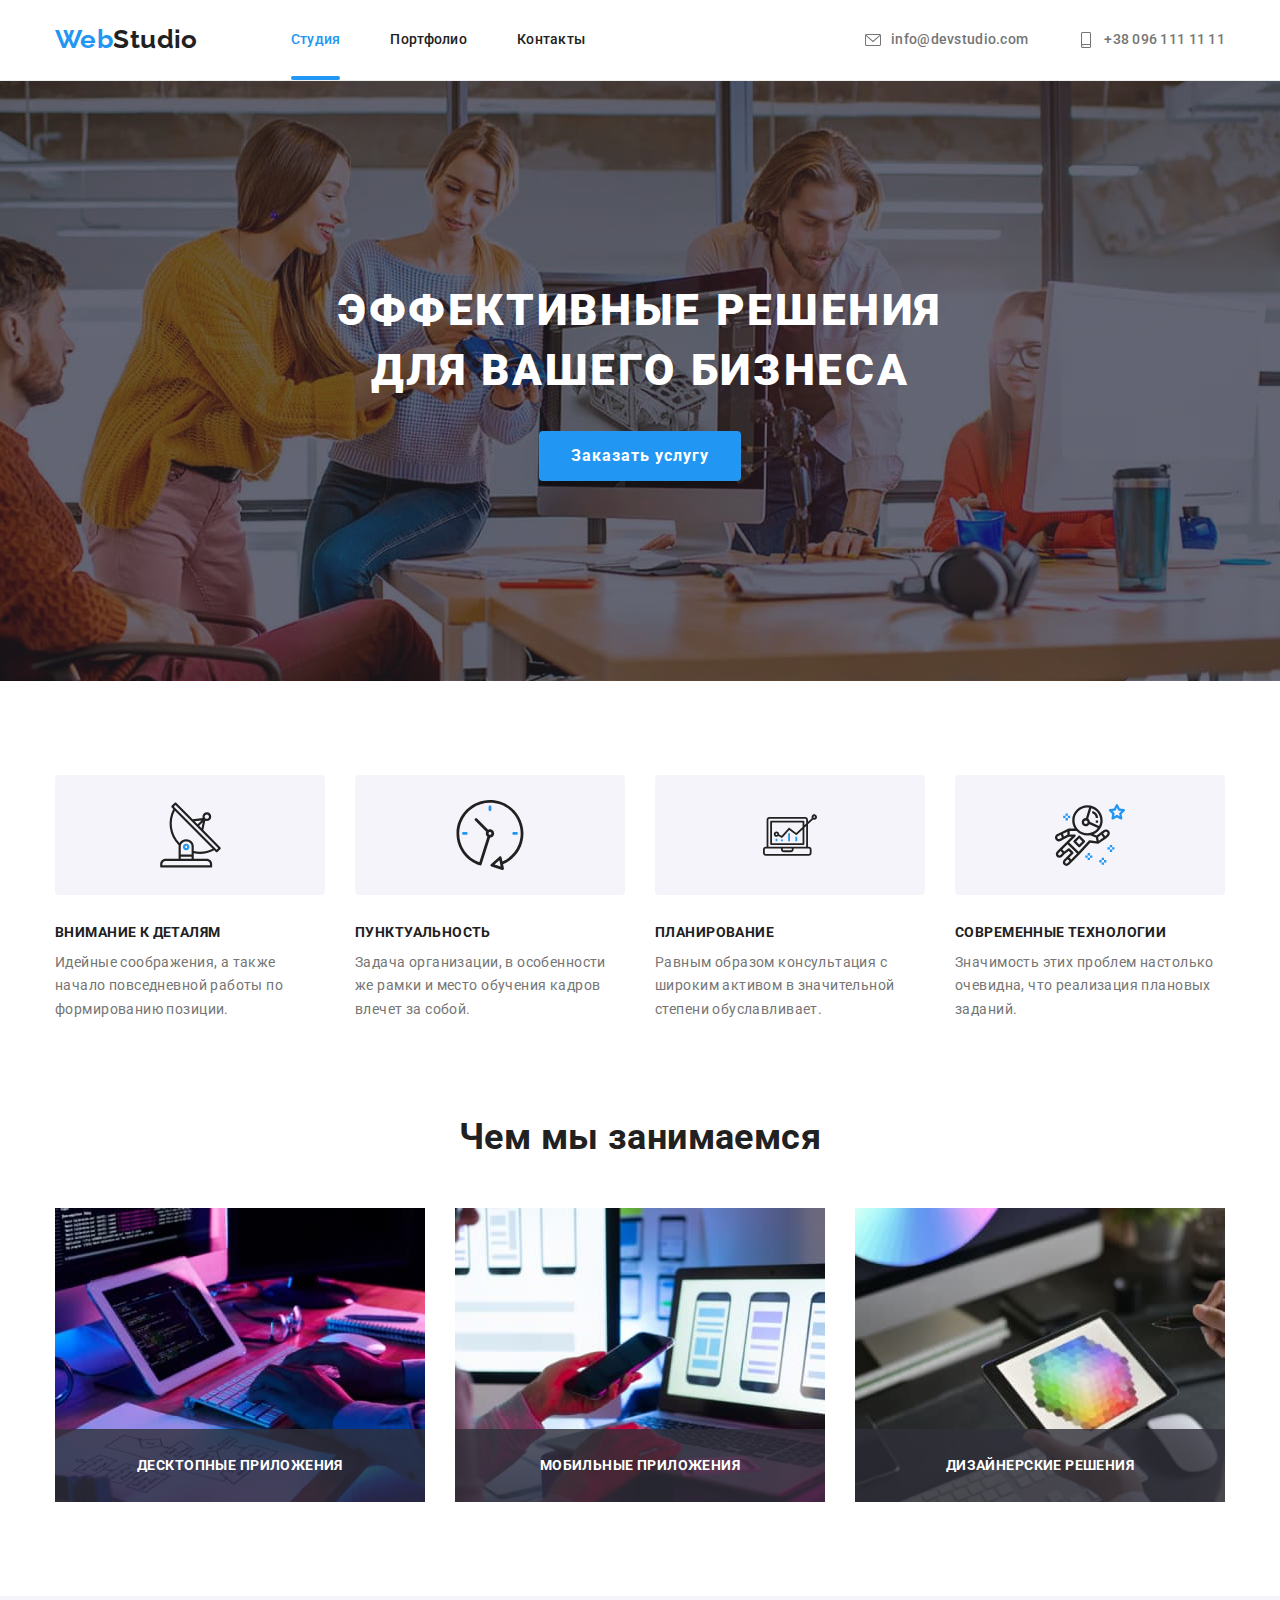
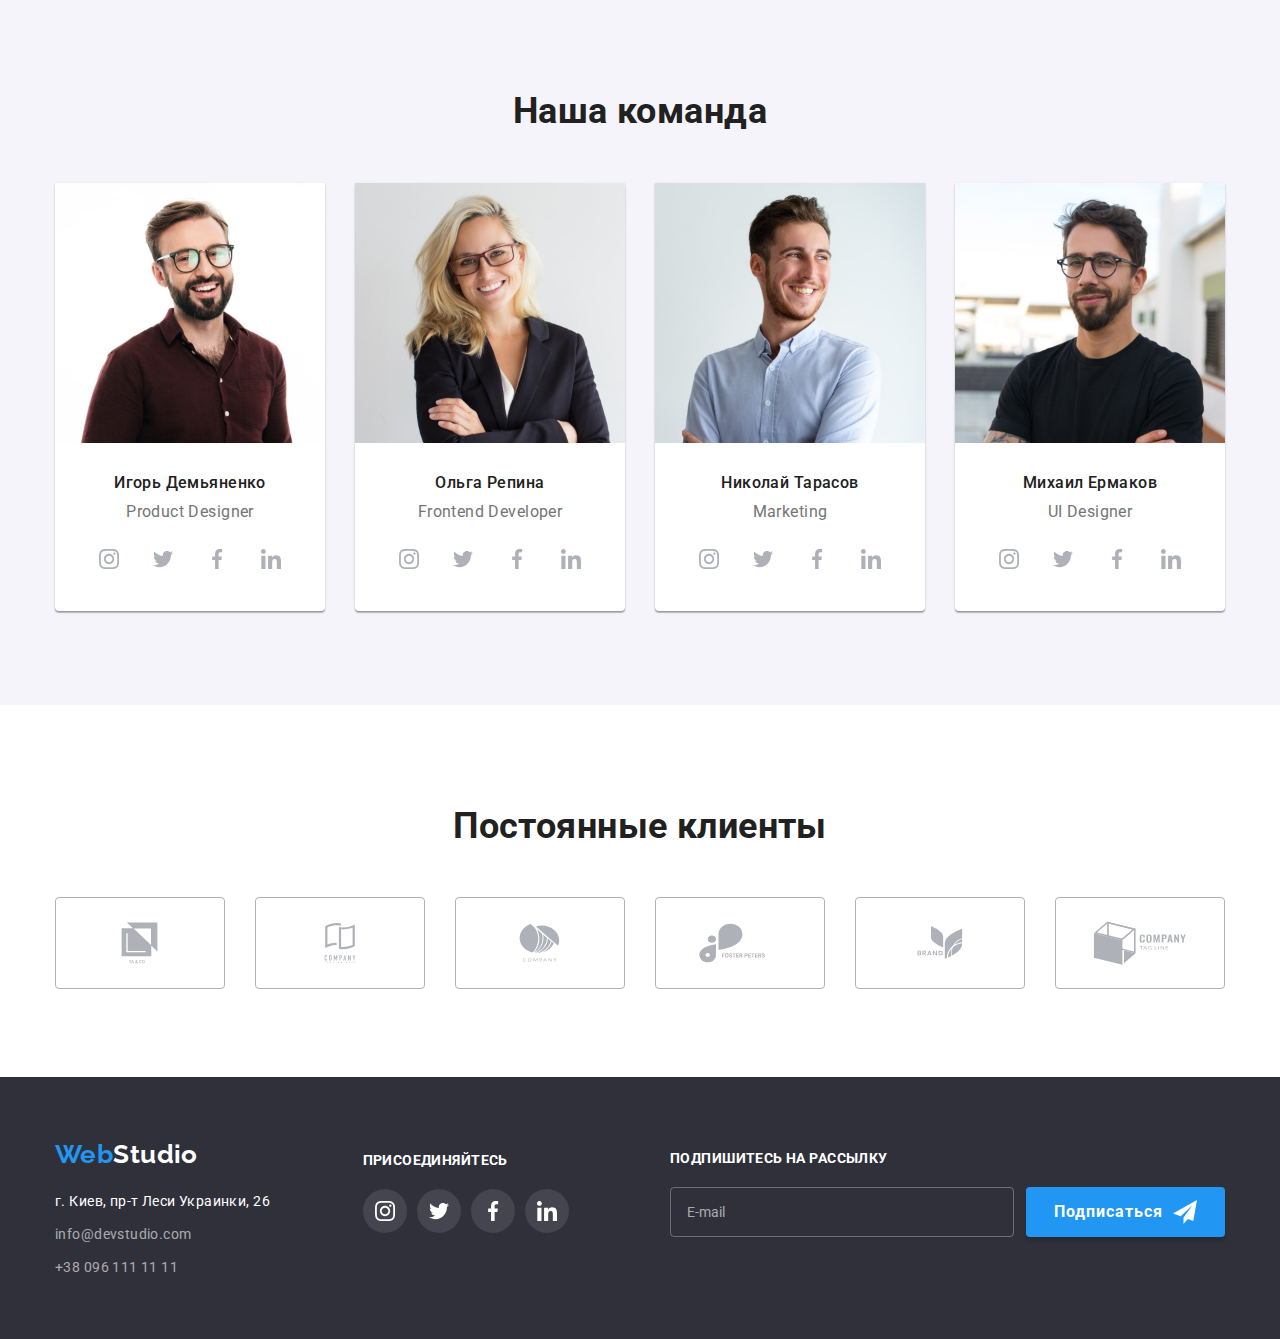
<file: index.html>
<!DOCTYPE html>
<html lang="ru">
  <head>
    <meta charset="UTF-8" />
    <meta http-equiv="X-UA-Compatible" content="IE=edge" />
    <meta name="viewport" content="width=device-width, initial-scale=1.0" />
    <title>WebStudio</title>
    <link rel="preconnect" href="https://fonts.gstatic.com" />
    <link
      href="https://fonts.googleapis.com/css2?family=Raleway:wght@700&family=Roboto:wght@400;500;700;900&display=swap"
      rel="stylesheet"
    />
    <link
      rel="stylesheet"
      href="https://cdnjs.cloudflare.com/ajax/libs/modern-normalize/1.0.0/modern-normalize.min.css"
    />
    <link rel="stylesheet" href="./css/styles.css" />
  </head>

  <body>
    <!-- Верхняя линия -->
    <header class="header">
      <div class="container">
        <nav class="navigation">
          <a href="./index.html" class="logo-primary link">
            <span class="logo-web">Web</span>Studio
          </a>

          <ul class="site-nav list">
            <li class="site-nav-item">
              <a class="site-nav-link link active" href="./index.html"
                >Студия</a
              >
            </li>
            <li class="site-nav-item">
              <a class="site-nav-link link" href="./portfolio.html"
                >Портфолио</a
              >
            </li>
            <li class="site-nav-item">
              <a class="site-nav-link link" href="">Контакты</a>
            </li>
          </ul>
        </nav>

        <ul class="contact-nav list">
          <li class="contact-nav-item">
            <a class="contact-nav-link link" href="mailto:info@devstudio.com">
              <svg class="contact-icon" width="16" height="16">
                <use href="./image/icons.svg#icon-mail"></use>
              </svg>
              info@devstudio.com</a
            >
          </li>
          <li class="contact-nav-item">
            <a class="contact-nav-link link" href="tel:+380961111111">
              <svg class="contact-icon" width="16" height="16">
                <use href="./image/icons.svg#icon-smartphone"></use>
              </svg>
              +38 096 111 11 11</a
            >
          </li>
        </ul>
      </div>
    </header>

    <!-- Основа -->
    <main>
      <!-- Герой -->
      <section class="section hero">
        <h1 class="hero-title">Эффективные решения для вашего бизнеса</h1>
        <button type="button" class="btn-primary btn" data-modal-open>
          Заказать услугу
        </button>
      </section>

      <!-- Особености-->
      <section class="section feature">
        <div class="container">
          <ul class="feature-list list">
            <li class="feature-list-item">
              <div class="feature-items-icon">
                <svg class="feature-icons" width="65" height="70">
                  <use href="./image/icons.svg#icon-antenna"></use>
                </svg>
              </div>
              <h3 class="feature-title suptitle">Внимание к деталям</h3>
              <p class="feature-text">
                Идейные соображения, а также начало повседневной работы по
                формированию позиции.
              </p>
            </li>
            <li class="feature-list-item">
              <div class="feature-items-icon">
                <svg class="feature-icons" width="70" height="70">
                  <use href="./image/icons.svg#icon-clock"></use>
                </svg>
              </div>
              <h3 class="feature-title suptitle">Пунктуальность</h3>
              <p class="feature-text">
                Задача организации, в особенности же рамки и место обучения
                кадров влечет за собой.
              </p>
            </li>
            <li class="feature-list-item">
              <div class="feature-items-icon">
                <svg class="feature-icons" width="70" height="54">
                  <use href="./image/icons.svg#icon-diagram"></use>
                </svg>
              </div>
              <h3 class="feature-title suptitle">Планирование</h3>
              <p class="feature-text">
                Равным образом консультация с широким активом в значительной
                степени обуславливает.
              </p>
            </li>
            <li class="feature-list-item">
              <div class="feature-items-icon">
                <svg class="feature-icons" width="70" height="70">
                  <use href="./image/icons.svg#icon-astronaut"></use>
                </svg>
              </div>
              <h3 class="feature-title suptitle">Современные технологии</h3>
              <p class="feature-text">
                Значимость этих проблем настолько очевидна, что реализация
                плановых заданий.
              </p>
            </li>
          </ul>
        </div>
      </section>

      <!--Чем мы занимаемся-->
      <section class="section work">
        <div class="container">
          <h2 class="work-title title">Чем мы занимаемся</h2>
          <ul class="work-list list">
            <li class="work-list-img">
              <img
                src="./image/employment/img1.jpg"
                alt="Написание програмы на планшете"
                width="370"
                height="294"
              />
              <p class="work-content">Десктопные приложения</p>
            </li>
            <li class="work-list-img">
              <img
                src="./image/employment/img2.jpg"
                alt="Робота за компьютером"
                width="370"
                height="294"
              />
              <p class="work-content">Мобильные приложения</p>
            </li>
            <li class="work-list-img">
              <img
                src="./image/employment/img3.jpg"
                alt="Выбор цвета на планшете"
                width="370"
                height="294"
              />
              <p class="work-content">Дизайнерские решения</p>
            </li>
          </ul>
        </div>
      </section>

      <!--Наша команда-->
      <section class="section command">
        <div class="container">
          <h2 class="command-title title">Наша команда</h2>
          <ul class="command-list list">
            <li class="command-list-item">
              <img
                src="./image/command/img4.jpg"
                alt="парень"
                width="270"
                height="260"
              />
              <div class="command-list-subtitle">
                <h3 class="command-name">Игорь Демьяненко</h3>
                <p class="command-specialty">Product Designer</p>
                <ul class="social-list list">
                  <li class="social-list-item">
                    <a href="" class="social-list-link link">
                      <svg class="social-list-icon" width="20" height="20">
                        <use href="./image/icons.svg#icon-instagram"></use>
                      </svg>
                    </a>
                  </li>
                  <li class="social-list-item">
                    <a href="" class="social-list-link link">
                      <svg class="social-list-icon" width="20" height="20">
                        <use href="./image/icons.svg#icon-twitter"></use>
                      </svg>
                    </a>
                  </li>
                  <li class="social-list-item">
                    <a href="" class="social-list-link link">
                      <svg class="social-list-icon" width="20" height="20">
                        <use href="./image/icons.svg#icon-facebook"></use>
                      </svg>
                    </a>
                  </li>
                  <li class="social-list-item">
                    <a href="" class="social-list-link link">
                      <svg class="social-list-icon" width="20" height="20">
                        <use href="./image/icons.svg#icon-linkedin"></use>
                      </svg>
                    </a>
                  </li>
                </ul>
              </div>
            </li>
            <li class="command-list-item">
              <img
                src="./image/command/img5.jpg"
                alt="девушка"
                width="270"
                height="260"
              />
              <div class="command-list-subtitle">
                <h3 class="command-name">Ольга Репина</h3>
                <p class="command-specialty">Frontend Developer</p>
                <ul class="social-list list">
                  <li class="social-list-item">
                    <a href="" class="social-list-link link">
                      <svg class="social-list-icon" width="20" height="20">
                        <use href="./image/icons.svg#icon-instagram"></use>
                      </svg>
                    </a>
                  </li>
                  <li class="social-list-item">
                    <a href="" class="social-list-link link">
                      <svg class="social-list-icon" width="20" height="20">
                        <use href="./image/icons.svg#icon-twitter"></use>
                      </svg>
                    </a>
                  </li>
                  <li class="social-list-item">
                    <a href="" class="social-list-link link">
                      <svg class="social-list-icon" width="20" height="20">
                        <use href="./image/icons.svg#icon-facebook"></use>
                      </svg>
                    </a>
                  </li>
                  <li class="social-list-item">
                    <a href="" class="social-list-link link">
                      <svg class="social-list-icon" width="20" height="20">
                        <use href="./image/icons.svg#icon-linkedin"></use>
                      </svg>
                    </a>
                  </li>
                </ul>
              </div>
            </li>
            <li class="command-list-item">
              <img
                src="./image/command/img6.jpg"
                alt="парень"
                width="270"
                height="260"
              />
              <div class="command-list-subtitle">
                <h3 class="command-name">Николай Тарасов</h3>
                <p class="command-specialty">Marketing</p>
                <ul class="social-list list">
                  <li class="social-list-item">
                    <a href="" class="social-list-link link">
                      <svg class="social-list-icon" width="20" height="20">
                        <use href="./image/icons.svg#icon-instagram"></use>
                      </svg>
                    </a>
                  </li>
                  <li class="social-list-item">
                    <a href="" class="social-list-link link">
                      <svg class="social-list-icon" width="20" height="20">
                        <use href="./image/icons.svg#icon-twitter"></use>
                      </svg>
                    </a>
                  </li>
                  <li class="social-list-item">
                    <a href="" class="social-list-link link">
                      <svg class="social-list-icon" width="20" height="20">
                        <use href="./image/icons.svg#icon-facebook"></use>
                      </svg>
                    </a>
                  </li>
                  <li class="social-list-item">
                    <a href="" class="social-list-link link">
                      <svg class="social-list-icon" width="20" height="20">
                        <use href="./image/icons.svg#icon-linkedin"></use>
                      </svg>
                    </a>
                  </li>
                </ul>
              </div>
            </li>
            <li class="command-list-item">
              <img
                src="./image/command/img7.jpg"
                alt="парень"
                width="270"
                height="260"
              />
              <div class="command-list-subtitle">
                <h3 class="command-name">Михаил Ермаков</h3>
                <p class="command-specialty">UI Designer</p>
                <ul class="social-list list">
                  <li class="social-list-item">
                    <a href="" class="social-list-link link">
                      <svg class="social-list-icon" width="20" height="20">
                        <use href="./image/icons.svg#icon-instagram"></use>
                      </svg>
                    </a>
                  </li>
                  <li class="social-list-item">
                    <a href="" class="social-list-link link">
                      <svg class="social-list-icon" width="20" height="20">
                        <use href="./image/icons.svg#icon-twitter"></use>
                      </svg>
                    </a>
                  </li>
                  <li class="social-list-item">
                    <a href="" class="social-list-link link">
                      <svg class="social-list-icon" width="20" height="20">
                        <use href="./image/icons.svg#icon-facebook"></use>
                      </svg>
                    </a>
                  </li>
                  <li class="social-list-item">
                    <a href="" class="social-list-link link">
                      <svg class="social-list-icon" width="20" height="20">
                        <use href="./image/icons.svg#icon-linkedin"></use>
                      </svg>
                    </a>
                  </li>
                </ul>
              </div>
            </li>
          </ul>
        </div>
      </section>
      <!-- Clients -->
      <section class="section clients">
        <div class="container">
          <h2 class="clients-title title">Постоянные клиенты</h2>
          <ul class="clients-list list">
            <li class="clients-list-item">
              <a class="clients-list-item-link link" href="">
                <svg class="clients-icon" width="41" height="46">
                  <use href="./image/icons.svg#icon-company-1"></use>
                </svg>
              </a>
            </li>
            <li class="clients-list-item">
              <a class="clients-list-item-link link" href="">
                <svg class="clients-icon" width="40" height="52">
                  <use href="./image/icons.svg#icon-company-2"></use>
                </svg>
              </a>
            </li>
            <li class="clients-list-item">
              <a class="clients-list-item-link link" href="">
                <svg class="clients-icon" width="43" height="41">
                  <use href="./image/icons.svg#icon-company-3"></use>
                </svg>
              </a>
            </li>
            <li class="clients-list-item">
              <a class="clients-list-item-link link" href="">
                <svg class="clients-icon" width="84" height="40">
                  <use href="./image/icons.svg#icon-company-4"></use>
                </svg>
              </a>
            </li>
            <li class="clients-list-item">
              <a class="clients-list-item-link link" href="">
                <svg class="clients-icon" width="62" height="45">
                  <use href="./image/icons.svg#icon-company-5"></use>
                </svg>
              </a>
            </li>
            <li class="clients-list-item">
              <a class="clients-list-item-link link" href="">
                <svg class="clients-icon" width="94" height="44">
                  <use href="./image/icons.svg#icon-company-6"></use>
                </svg>
              </a>
            </li>
          </ul>
        </div>
      </section>
    </main>

    <!-- Подвал -->
    <footer>
      <section class="section footer">
        <div class="container">
          <div class="footer-left-side">
            <div class="footer-contact">
              <a href="./index.html" class="logo-secondary link">
                <span class="logo-web">Web</span>Studio
              </a>
              <address>
                <ul class="contact-list list">
                  <li class="location-item">г. Киев, пр-т Леси Украинки, 26</li>
                  <li>
                    <a
                      class="contact-mail link"
                      href="mailto:info@devstudio.com"
                      >info@devstudio.com</a
                    >
                  </li>
                  <li>
                    <a class="contact-tel link" href="tel:+380961111111"
                      >+38 096 111 11 11</a
                    >
                  </li>
                </ul>
              </address>
            </div>
            <div class="footer-social-links">
              <p class="footer-suptitle">присоединяйтесь</p>
              <ul class="social-list list">
                <li class="social-list-item">
                  <a
                    href=""
                    class="social-list-link social-list-link-dark link"
                  >
                    <svg class="social-list-icon" width="20" height="20">
                      <use href="./image/icons.svg#icon-instagram"></use>
                    </svg>
                  </a>
                </li>
                <li class="social-list-item">
                  <a
                    href=""
                    class="social-list-link social-list-link-dark link"
                  >
                    <svg class="social-list-icon" width="20" height="20">
                      <use href="./image/icons.svg#icon-twitter"></use>
                    </svg>
                  </a>
                </li>
                <li class="social-list-item">
                  <a
                    href=""
                    class="social-list-link social-list-link-dark link"
                  >
                    <svg class="social-list-icon" width="20" height="20">
                      <use href="./image/icons.svg#icon-facebook"></use>
                    </svg>
                  </a>
                </li>
                <li class="social-list-item">
                  <a
                    href=""
                    class="social-list-link social-list-link-dark link"
                  >
                    <svg class="social-list-icon" width="20" height="20">
                      <use href="./image/icons.svg#icon-linkedin"></use>
                    </svg>
                  </a>
                </li>
              </ul>
            </div>
          </div>
          <div class="footer-right-side">
            <p class="footer-suptitle">Подпишитесь на рассылку</p>
            <form class="footer-subscribe-form">
              <label class="footer-form-label">
                <input
                  class="subscribe-input"
                  type="email"
                  name="subscribe-user-email"
                  placeholder="E-mail"
              /></label>
              <button class="button-subscribe btn" type="submit">
                Подписаться
                <span>
                  <svg class="icon-telegram" width="24" height="24">
                    <use href="./image/icons.svg#icon-send"></use>
                  </svg>
                </span>
              </button>
            </form>
          </div>
        </div>
      </section>
    </footer>
    <!-- backdrop -->
    <div class="backdrop is-hidden" data-modal>
      <div class="modal">
        <p class="modal-head">Оставьте свои данные, мы вам перезвоним</p>
        <form class="modal-form">
          <label class="modal-form-field">
            Имя
            <span class="modal-form-input-wrapper">
              <input type="text" class="modal-form-input" name="user-name" />
              <svg class="modal-form-icon" width="18" height="18">
                <use href="./image/icons.svg#icon-person"></use>
              </svg>
            </span>
          </label>
          <label class="modal-form-field">
            Телефон
            <span class="modal-form-input-wrapper">
              <input type="tel" class="modal-form-input" name="user-phone" />
              <span class="modal-form-icon"
                ><svg class="form-icon" width="18" height="18">
                  <use href="./image/icons.svg#icon-modal-phone"></use>
                </svg>
              </span>
            </span>
          </label>
          <label class="modal-form-field">
            Почта
            <span class="modal-form-input-wrapper">
              <input type="email" class="modal-form-input" name="user-email" />
              <span class="modal-form-icon"
                ><svg class="form-icon" width="18" height="18">
                  <use href="./image/icons.svg#icon-modal-email"></use>
                </svg>
              </span>
            </span>
          </label>
          <label class="modal-form-field">
            Комментарий
            <textarea
              name="user-message"
              class="modal-form-message"
              placeholder="Введите текст"
            ></textarea>
          </label>
          <div class="modal-form-checkbox">
            <input
              type="checkbox"
              name="user-policy"
              id="user-policy"
              class="modal-form-term visually-hidden"
            />
            <label for="user-policy" class="modal-form-term-desc">
              <span class="check-wrap">
                <svg class="check-icon" width="11" height="8">
                  <use href="./image/icons.svg#icon-check"></use>
                </svg>
              </span>
              Соглашаюсь с рассылкой и принимаю&nbsp;
              <a class="modal-form-term-link" href=""
                >Условия договора</a
              ></label
            >
          </div>
          <button type="submit" class="modal-form-btn btn">Отправить</button>
        </form>
        <button class="close-btn" type="button" data-modal-close>
          <svg class="modal-icon" width="11" height="11">
            <use href="./image/icons.svg#icon-close"></use>
          </svg>
        </button>
      </div>
    </div>

    <script src="./js/modal.js"></script>
  </body>
</html>
</file>
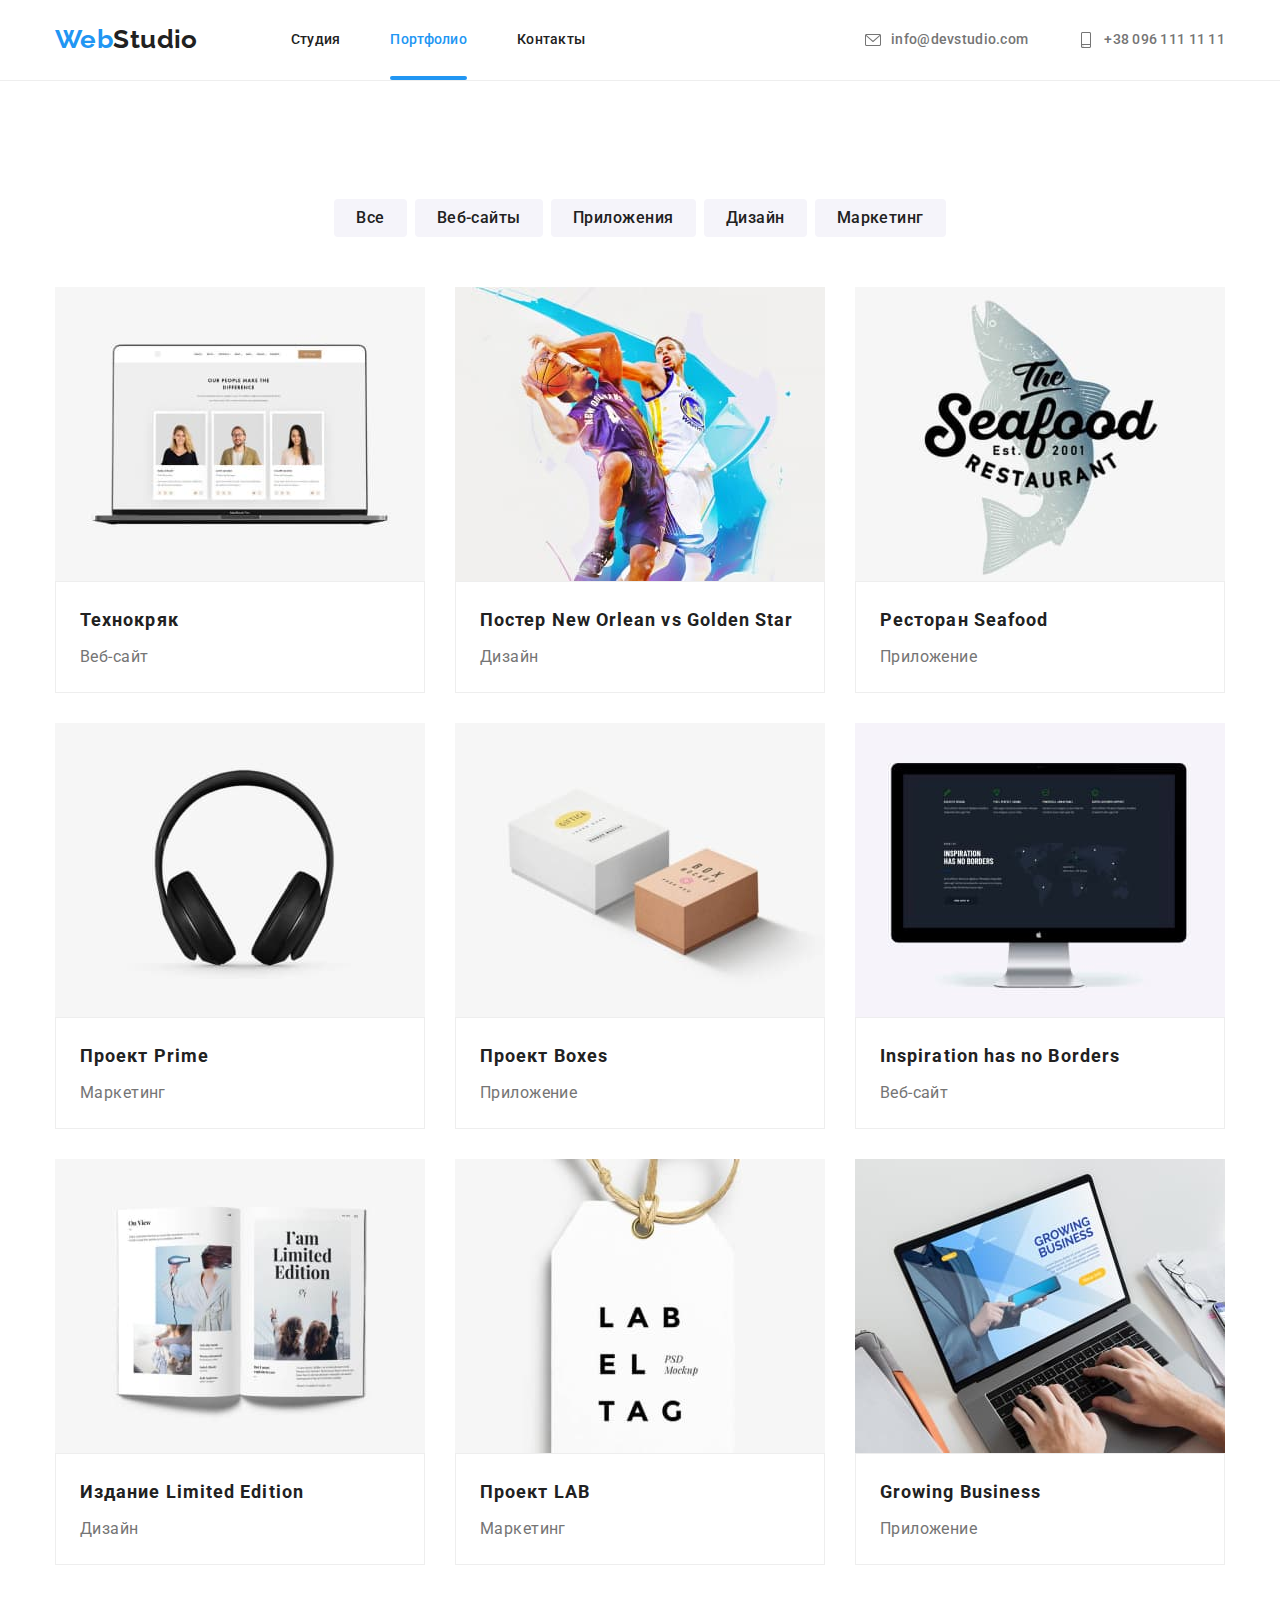
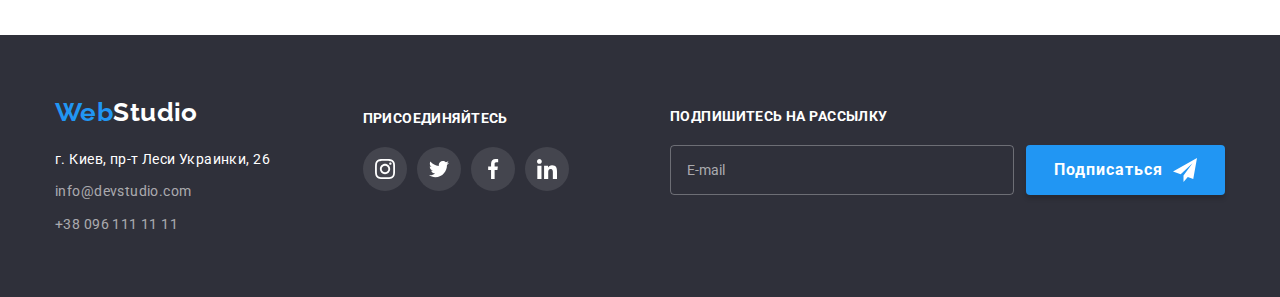
<file: portfolio.html>
<!DOCTYPE html>
<html lang="ru">

<head>
  <meta charset="UTF-8" />
  <meta http-equiv="X-UA-Compatible" content="IE=edge" />
  <meta name="viewport" content="width=device-width, initial-scale=1.0" />
  <title>WebStudio</title>
  <link rel="preconnect" href="https://fonts.gstatic.com" />
  <link href="https://fonts.googleapis.com/css2?family=Raleway:wght@700&family=Roboto:wght@400;500;700;900&display=swap"
    rel="stylesheet" />
  <link rel="stylesheet"
    href="https://cdnjs.cloudflare.com/ajax/libs/modern-normalize/1.0.0/modern-normalize.min.css" />
  <link rel="stylesheet" href="./css/styles.css" />
</head>

<body>
  <!-- Верхняя линия -->
  <header class="header">
    <div class="container">
      <nav class="navigation">
        <a href="./index.html" class="logo-primary link">
          <span class="logo-web">Web</span>Studio
        </a>

        <ul class="site-nav list">
          <li class="site-nav-item">
            <a class="site-nav-link link" href="./index.html">Студия</a>
          </li>
          <li class="site-nav-item">
            <a class="site-nav-link link active" href="./portfolio.html">Портфолио</a>
          </li>
          <li class="site-nav-item">
            <a class="site-nav-link link" href="">Контакты</a>
          </li>
        </ul>
      </nav>

      <ul class="contact-nav list">
        <li class="contact-nav-item">
          <a class="contact-nav-link link" href="mailto:info@devstudio.com">
            <svg class="contact-icon" width="16" height="16">
              <use href="./image/icons.svg#icon-mail"></use>
            </svg>
            info@devstudio.com</a>
        </li>
        <li class="contact-nav-item">
          <a class="contact-nav-link link" href="tel:+380961111111">
            <svg class="contact-icon" width="16" height="16">
              <use href="./image/icons.svg#icon-smartphone"></use>
            </svg>
            +38 096 111 11 11</a>
        </li>
      </ul>
    </div>
  </header>

  <!-- Основа -->
  <main>
    <!-- Портфолио-->
    <section class="section portfolio">
      <div class="container">
        <ul class="filter-list list">
          <li class="filter-list-item">
            <button type="button" class="btn-filtr btn">Все</button>
          </li>
          <li class="filter-list-item">
            <button type="button" class="btn-filtr btn">Веб-сайты</button>
          </li>
          <li class="filter-list-item">
            <button type="button" class="btn-filtr btn">Приложения</button>
          </li>
          <li class="filter-list-item">
            <button type="button" class="btn-filtr btn">Дизайн</button>
          </li>
          <li class="filter-list-item">
            <button type="button" class="btn-filtr btn">Маркетинг</button>
          </li>
        </ul>

        <ul class="portfolio-list list">
          <li class="portfolio-list-item">
            <a class="portfolio-link link" href="">
              <div class="portfolio-overlay">
                <img src="./image/portfolio/img.jpg" alt="ноутбук" width="370" height="294" />
                <p class="portfolio-description">
                  Технокряк это современная площадка распространения
                  коронавируса. Компании используют эту платформу для
                  цифрового шпионажа и атак на защищённые сервера конкурентов.
                </p>
              </div>
              <div class="portfolio-subtitle">
                <h2 class="portfolio-title">Технокряк</h2>
                <p class="portfolio-project">Веб-сайт</p>
              </div>
            </a>
          </li>
          <li class="portfolio-list-item">
            <a class="portfolio-link link" href="">
              <div class="portfolio-overlay">
                <img src="./image/portfolio/img(1).jpg" alt="постер з двумя баскетболистами" width="370" height="294" />
                <p class="portfolio-description">
                  Технокряк это современная площадка распространения
                  коронавируса. Компании используют эту платформу для
                  цифрового шпионажа и атак на защищённые сервера конкурентов.
                </p>
              </div>
              <div class="portfolio-subtitle">
                <h2 class="portfolio-title">
                  Постер New Orlean vs Golden Star
                </h2>
                <p class="portfolio-project">Дизайн</p>
              </div>
            </a>
          </li>
          <li class="portfolio-list-item">
            <a class="portfolio-link link" href="">
              <div class="portfolio-overlay">
                <img src="./image/portfolio/img(2).jpg" alt="логотип ресторана" width="370" height="294" />
                <p class="portfolio-description">
                  Технокряк это современная площадка распространения
                  коронавируса. Компании используют эту платформу для
                  цифрового шпионажа и атак на защищённые сервера конкурентов.
                </p>
              </div>
              <div class="portfolio-subtitle">
                <h2 class="portfolio-title">Ресторан Seafood</h2>
                <p class="portfolio-project">Приложение</p>
              </div>
            </a>
          </li>
          <li class="portfolio-list-item">
            <a class="portfolio-link link" href="">
              <div class="portfolio-overlay">
                <img src="./image/portfolio/img(3).jpg" alt="наушники" width="370" height="294" />
                <p class="portfolio-description">
                  Технокряк это современная площадка распространения
                  коронавируса. Компании используют эту платформу для
                  цифрового шпионажа и атак на защищённые сервера конкурентов.
                </p>
              </div>
              <div class="portfolio-subtitle">
                <h2 class="portfolio-title">Проект Prime</h2>
                <p class="portfolio-project">Маркетинг</p>
              </div>
            </a>
          </li>
          <li class="portfolio-list-item">
            <a class="portfolio-link link" href="">
              <div class="portfolio-overlay">
                <img src="./image/portfolio/img(4).jpg" alt="боксы" width="370" height="294" />
                <p class="portfolio-description">
                  Технокряк это современная площадка распространения
                  коронавируса. Компании используют эту платформу для
                  цифрового шпионажа и атак на защищённые сервера конкурентов.
                </p>
              </div>
              <div class="portfolio-subtitle">
                <h2 class="portfolio-title">Проект Boxes</h2>
                <p class="portfolio-project">Приложение</p>
              </div>
            </a>
          </li>
          <li class="portfolio-list-item">
            <a class="portfolio-link link" href="">
              <div class="portfolio-overlay">
                <img src="./image/portfolio/img(5).jpg" alt="монитор" width="370" height="294" />
                <p class="portfolio-description">
                  Технокряк это современная площадка распространения
                  коронавируса. Компании используют эту платформу для
                  цифрового шпионажа и атак на защищённые сервера конкурентов.
                </p>
              </div>
              <div class="portfolio-subtitle">
                <h2 class="portfolio-title">Inspiration has no Borders</h2>
                <p class="portfolio-project">Веб-сайт</p>
              </div>
            </a>
          </li>
          <li class="portfolio-list-item">
            <a class="portfolio-link link" href="">
              <div class="portfolio-overlay">
                <img src="./image/portfolio/img(6).jpg" alt="страницы" width="370" height="294" />
                <p class="portfolio-description">
                  Технокряк это современная площадка распространения
                  коронавируса. Компании используют эту платформу для
                  цифрового шпионажа и атак на защищённые сервера конкурентов.
                </p>
              </div>
              <div class="portfolio-subtitle">
                <h2 class="portfolio-title">Издание Limited Edition</h2>
                <p class="portfolio-project">Дизайн</p>
              </div>
            </a>
          </li>
          <li class="portfolio-list-item">
            <a class="portfolio-link link" href="">
              <div class="portfolio-overlay">
                <img src="./image/portfolio/img(7).jpg" alt="ярлык" width="370" height="294" />
                <p class="portfolio-description">
                  Технокряк это современная площадка распространения
                  коронавируса. Компании используют эту платформу для
                  цифрового шпионажа и атак на защищённые сервера конкурентов.
                </p>
              </div>
              <div class="portfolio-subtitle">
                <h2 class="portfolio-title">Проект LAB</h2>
                <p class="portfolio-project">Маркетинг</p>
              </div>
            </a>
          </li>
          <li class="portfolio-list-item">
            <a class="portfolio-link link" href="">
              <div class="portfolio-overlay">
                <img src="./image/portfolio/img(8).jpg" alt="работа за пк" width="370" height="294" />
                <p class="portfolio-description">
                  Технокряк это современная площадка распространения
                  коронавируса. Компании используют эту платформу для
                  цифрового шпионажа и атак на защищённые сервера конкурентов.
                </p>
              </div>
              <div class="portfolio-subtitle">
                <h2 class="portfolio-title">Growing Business</h2>
                <p class="portfolio-project">Приложение</p>
              </div>
            </a>
          </li>
        </ul>
      </div>
    </section>
  </main>

  <!-- Подвал -->
    <footer>
      <section class="section footer">
        <div class="container">
          <div class="footer-left-side">
            <div class="footer-contact">
              <a href="./index.html" class="logo-secondary link">
                <span class="logo-web">Web</span>Studio
              </a>
              <address>
                <ul class="contact-list list">
                  <li class="location-item">г. Киев, пр-т Леси Украинки, 26</li>
                  <li>
                    <a
                      class="contact-mail link"
                      href="mailto:info@devstudio.com"
                      >info@devstudio.com</a
                    >
                  </li>
                  <li>
                    <a class="contact-tel link" href="tel:+380961111111"
                      >+38 096 111 11 11</a
                    >
                  </li>
                </ul>
              </address>
            </div>
            <div class="footer-social-links">
              <p class="footer-suptitle">присоединяйтесь</p>
              <ul class="social-list list">
                <li class="social-list-item">
                  <a
                    href=""
                    class="social-list-link social-list-link-dark link"
                  >
                    <svg class="social-list-icon" width="20" height="20">
                      <use href="./image/icons.svg#icon-instagram"></use>
                    </svg>
                  </a>
                </li>
                <li class="social-list-item">
                  <a
                    href=""
                    class="social-list-link social-list-link-dark link"
                  >
                    <svg class="social-list-icon" width="20" height="20">
                      <use href="./image/icons.svg#icon-twitter"></use>
                    </svg>
                  </a>
                </li>
                <li class="social-list-item">
                  <a
                    href=""
                    class="social-list-link social-list-link-dark link"
                  >
                    <svg class="social-list-icon" width="20" height="20">
                      <use href="./image/icons.svg#icon-facebook"></use>
                    </svg>
                  </a>
                </li>
                <li class="social-list-item">
                  <a
                    href=""
                    class="social-list-link social-list-link-dark link"
                  >
                    <svg class="social-list-icon" width="20" height="20">
                      <use href="./image/icons.svg#icon-linkedin"></use>
                    </svg>
                  </a>
                </li>
              </ul>
            </div>
          </div>
          <div class="footer-right-side">
            <p class="footer-suptitle">Подпишитесь на рассылку</p>
            <form class="footer-subscribe-form">
              <label class="footer-form-label">
                <input
                  class="subscribe-input"
                  type="email"
                  name="subscribe-user-email"
                  placeholder="E-mail"
              /></label>
              <button class="button-subscribe btn" type="submit">
                Подписаться
                <span>
                  <svg class="icon-telegram" width="24" height="24">
                    <use href="./image/icons.svg#icon-send"></use>
                  </svg>
                </span>
              </button>
            </form>
          </div>
        </div>
      </section>
    </footer>
</body>

</html>
</file>
<file: css/styles.css>
:root {
  --card-set-gap: 30px;
  --card-set-gap-two: 50px;
  --primary-text-color: rgba(33, 33, 33, 1);
  --secondary-text-color: rgba(117, 117, 117, 1);
  --accent-color: rgba(33, 150, 243, 1);
  --accent-color-btn: rgba(24, 140, 232, 1);
  --primary-white-color: rgba(255, 255, 255, 1);
  --secondary-back-color: rgba(47, 48, 58, 1);
  --secondary-white-color: rgba(255, 255, 255, 0.6);
  --background-color: rgba(245, 244, 250, 1);
  --background-color-social: rgba(255, 255, 255, 0.1);
  --btn-color: rgba(245, 244, 250, 1);
  --btn-color-shadow: rgba(0, 0, 0, 0.15);
  --border-color: rgba(238, 238, 238, 1);
  --icon-color: rgba(175, 177, 184, 1);
  --modal: rgba(0, 0, 0, 0.2);
  --background-modal-icon: rgba(0, 0, 0, 0.1);
  --background-work: rgba(47, 48, 58, 0.8);
  --background-portfolio-overlay: rgba(33, 150, 243, 0.9);
}
body {
  background-color: var(--primary-white-color);
  color: var(--primary-text-color);

  font-family: 'Roboto', sans-serif;
  font-size: 14px;
  line-height: 1.71;
  letter-spacing: 0.03em;
}
h1,
h2,
h3,
h4,
h5,
h6 {
  margin: 0;
}

ul,
ol {
  margin: 0;
  padding: 0;
}

img {
  display: block;
  max-width: 100%;
  height: auto;
}
.list {
  list-style: none;
}
.link {
  text-decoration: none;
}
.container {
  width: 1200px;
  margin: 0 auto;
  padding-left: 15px;
  padding-right: 15px;
}
.section {
  padding-top: 94px;
  padding-bottom: 94px;
}
.visually-hidden {
  position: absolute !important;
  clip: rect(1px 1px 1px 1px); /* IE6, IE7 */
  clip: rect(1px, 1px, 1px, 1px);
  padding: 0 !important;
  border: 0 !important;
  height: 1px !important;
  width: 1px !important;
  overflow: hidden;
}
.title {
  margin-bottom: 50px;

  font-size: 36px;
  line-height: 1.17;
  text-align: center;
}
.suptitle {
  font-size: 14px;
  line-height: 1.14;
  letter-spacing: 0.03em;
  text-transform: uppercase;
}
/* Логотип */
.logo-primary {
  padding-top: 24px;
  padding-bottom: 25px;

  color: var(--primary-text-color);
  font-family: 'Raleway', sans-serif;
  font-weight: bold;
  font-size: 26px;
  line-height: 1.19;
}
/* меню навигация */
.header {
  border-bottom: 1px solid var(--border-color);
}
.header .container {
  display: flex;
  align-items: center;
}
.navigation {
  display: flex;
}
.site-nav {
  display: flex;
  align-items: center;
}
.site-nav-item:not(:last-child) {
  margin-right: 50px;
}
.contact-nav {
  display: flex;
  margin-left: auto;
}
.contact-nav-item:nth-child(2) {
  margin-left: 50px;
}
.logo-primary {
  margin-right: 93px;
}
.site-nav-link,
.contact-nav-link {
  display: block;
  padding-top: 32px;
  padding-bottom: 32px;

  color: var(--primary-text-color);
  font-weight: 500;
  line-height: 1.14;
  letter-spacing: 0.02em;

  transition: color 250ms cubic-bezier(0.4, 0, 0.2, 1);
}
.site-nav-link.active {
  position: relative;
}
.site-nav-link.active::after {
  content: '';

  position: absolute;
  display: block;
  width: 100%;
  height: 4px;
  background-color: var(--accent-color);
  border-radius: 2px;
  bottom: 0;
}
.contact-nav-link {
  display: flex;
  align-items: center;
  color: var(--secondary-text-color);
}
.contact-icon {
  margin-right: 10px;
  fill: var(--secondary-text-color);

  transition: fill 250ms cubic-bezier(0.4, 0, 0.2, 1);
}
/* hover,focus */
.site-nav .link:hover,
.site-nav .link:focus,
.contact-nav-link:hover,
.contact-nav-link:focus,
.contact-mail:hover,
.contact-tel:hover,
.contact-mail:focus,
.contact-tel:focus,
.logo-web,
.site-nav .active {
  color: var(--accent-color);
}
.contact-nav-link:hover .contact-icon,
.contact-nav-link:focus .contact-icon {
  fill: var(--accent-color);
}
/* Герой */
.hero {
  padding-top: 200px;
  padding-bottom: 200px;

  text-align: center;
  background-image: linear-gradient(
      rgba(47, 48, 58, 0.4),
      rgba(47, 48, 58, 0.4)
    ),
    url(../image/hero/hero.jpg);
  background-size: cover;
  background-position: center;
  max-width: 1600px;
  margin: 0 auto;
}
.hero-title {
  max-width: 696px;
  margin-bottom: 30px;
  margin-left: auto;
  margin-right: auto;

  color: var(--primary-white-color);
  font-weight: 900;
  font-size: 44px;
  line-height: 1.36;
  text-align: center;
  letter-spacing: 0.06em;
  text-transform: uppercase;
}
/* button */
.btn {
  display: inline-block;
  padding: 10px 32px;

  background-color: var(--accent-color);
  color: var(--primary-white-color);
  border: none;
  cursor: pointer;
  font-weight: bold;
  font-size: 16px;
  line-height: 1.87;
  letter-spacing: 0.06em;
  border-radius: 4px;
  box-shadow: 0px 4px 4px var(--btn-color-shadow);

  transition: background-color 250ms cubic-bezier(0.4, 0, 0.2, 1);
}
.btn-primary:hover,
.btn-primary:focus {
  background-color: var(--accent-color-btn);
}
/* Особености*/
.feature-items-icon {
  display: flex;
  align-items: center;
  justify-content: center;
  width: 100%;
  height: 120px;
  background-color: var(--background-color);
  border-radius: 4px;
}
.feature-list {
  display: flex;
  flex-wrap: wrap;
  margin-left: calc(-1 * var(--card-set-gap));
  margin-top: calc(-1 * var(--card-set-gap));
}
.feature-list-item {
  margin-left: var(--card-set-gap);
  margin-top: var(--card-set-gap);
  flex-basis: calc(100% / 4 - var(--card-set-gap));
}
.feature-title {
  margin-top: 30px;
  margin-bottom: 10px;
}
.feature-text {
  margin: 0;
}
.feature-text,
.specialty {
  color: var(--secondary-text-color);
}
/* Работы,команда  */
.work {
  padding-top: 0;
}
.work-list {
  display: flex;
  flex-wrap: wrap;
  margin-left: calc(-1 * var(--card-set-gap));
  margin-top: calc(-1 * var(--card-set-gap));
}
.work-list-img {
  position: relative;
  margin-left: var(--card-set-gap);
  margin-top: var(--card-set-gap);
  flex-basis: calc(100% / 3 - var(--card-set-gap));
}
.work-content {
  position: absolute;
  bottom: 0;
  width: 100%;

  background-color: var(--background-work);

  font-weight: 700;
  line-height: 1.42;
  text-align: center;
  text-transform: uppercase;

  color: var(--primary-white-color);
  margin: 0;
  padding-top: 27px;
  padding-bottom: 27px;
}
.command {
  background-color: var(--background-color);
}
.command-list {
  display: flex;
  flex-wrap: wrap;
  margin-left: calc(-1 * var(--card-set-gap));
  margin-top: calc(-1 * var(--card-set-gap));
}
.command-list-item {
  margin-left: var(--card-set-gap);
  margin-top: var(--card-set-gap);
  flex-basis: calc(100% / 4 - var(--card-set-gap));
  border-radius: 0px 0px 4px 4px;
  box-shadow: 0px 1px 3px rgba(0, 0, 0, 0.12), 0px 1px 1px rgba(0, 0, 0, 0.14),
    0px 2px 1px rgba(0, 0, 0, 0.2);
  background-color: var(--primary-white-color);
}
.command-name {
  margin-bottom: 10px;
  text-align: center;

  font-weight: 500;
  font-size: 16px;
  line-height: 1.19;
}
.command-specialty {
  margin-top: 0;
  margin-bottom: 16px;
  text-align: center;

  color: var(--secondary-text-color);
  font-size: 16px;
  line-height: 1.19;
}
.command-list-subtitle {
  padding: 30px 32px;
}

.social-list {
  display: flex;
}
.social-list-item:not(:last-child) {
  margin-right: 10px;
}
.social-list-link {
  display: flex;
  justify-content: center;
  align-items: center;
  width: 44px;
  height: 44px;
  background-color: var(--primary-white-color);
  border-radius: 50%;
  fill: var(--icon-color);
  transition: background-color 250ms cubic-bezier(0.4, 0, 0.2, 1);
}
.social-list-icon {
  transition: fill 250ms cubic-bezier(0.4, 0, 0.2, 1);
}
.social-list-link:hover,
.social-list-link:focus {
  background-color: var(--accent-color);
}
.social-list-link:hover .social-list-icon,
.social-list-link:focus .social-list-icon {
  fill: var(--primary-white-color);
}
/* cliets */
.clients {
  padding-top: 100px;
  padding-bottom: 88px;
}
.clients-list {
  display: flex;
  flex-wrap: wrap;
  margin-left: calc(-1 * var(--card-set-gap));
  margin-top: calc(-1 * var(--card-set-gap-two));
}
.clients-list-item {
  display: flex;
  margin-left: var(--card-set-gap);
  margin-top: var(--card-set-gap-two);
  flex-basis: calc(100% / 6 - var(--card-set-gap));
}
.clients-list-item-link {
  display: flex;
  align-items: center;
  justify-content: center;
  width: 100%;
  height: 92px;
  border: 1px solid var(--icon-color);
  border-radius: 4px;
  fill: var(--icon-color);

  transition: border-color 250ms cubic-bezier(0.4, 0, 0.2, 1);
}
.clients-icon {
  transition: fill 250ms cubic-bezier(0.4, 0, 0.2, 1);
}
.clients-list-item-link:hover .clients-icon,
.clients-list-item-link:focus .clients-icon {
  fill: var(--accent-color);
}
.clients-list-item-link:hover,
.clients-list-item-link:focus {
  border-color: var(--accent-color);
}
/* filter button */

.filter-list .btn-filtr:hover,
.filter-list .btn-filtr:focus {
  color: var(--primary-white-color);
  background-color: var(--accent-color);
  box-shadow: 0px 3px 1px rgba(0, 0, 0, 0.1), 0px 1px 2px rgba(0, 0, 0, 0.08),
    0px 2px 2px rgba(0, 0, 0, 0.12);
}
.filter-list-item .btn-filtr {
  margin-top: 0;
  margin-bottom: 0;
  padding: 6px 22px;

  color: var(--primary-text-color);
  background-color: var(--btn-color);
  box-shadow: none;
  font-weight: 500;
  line-height: 1.62;
  letter-spacing: 0.03em;
  border-radius: 4px;

  transition: color 250ms cubic-bezier(0.4, 0, 0.2, 1),
    background-color 250ms cubic-bezier(0.4, 0, 0.2, 1),
    box-shadow 250ms cubic-bezier(0.4, 0, 0.2, 1);
}
/* фильтр,портфолио */
.filter-list {
  display: flex;
  justify-content: center;
  margin-bottom: 50px;
}
.filter-list-item:not(:last-child) {
  margin-right: 8px;
}
.portfolio {
  padding-top: 118px;
  padding-bottom: 70px;
}
.portfolio-list {
  display: flex;
  flex-wrap: wrap;
  margin-left: calc(-1 * var(--card-set-gap));
  margin-top: calc(-1 * var(--card-set-gap));
}
.portfolio-list-item {
  margin-left: var(--card-set-gap);
  margin-top: var(--card-set-gap);
  flex-basis: calc(100% / 3 - var(--card-set-gap));

  transition: box-shadow 250ms cubic-bezier(0.4, 0, 0.2, 1);
}
.portfolio-link {
  display: block;
}
.portfolio-title {
  margin-bottom: 4px;

  color: var(--primary-text-color);
  font-size: 18px;
  line-height: 2;
  letter-spacing: 0.06em;
}
.portfolio-project {
  margin-top: 0;
  margin-bottom: 0;

  color: var(--secondary-text-color);
  font-size: 16px;
  line-height: 1.87;
}
.portfolio-subtitle {
  padding: 20px 24px;

  border: 1px solid var(--border-color);
}
.portfolio-link:focus,
.portfolio-link:hover {
  box-shadow: 0px 1px 1px rgba(0, 0, 0, 0.12), 0px 4px 4px rgba(0, 0, 0, 0.06),
    1px 4px 6px rgba(0, 0, 0, 0.16);
}
.portfolio-overlay {
  position: relative;
  overflow: hidden;
}
.portfolio-description {
  position: absolute;
  top: 0;
  left: 0;
  transform: translateY(100%);

  width: 100%;
  height: 100%;
  margin: 0;
  padding: 63px 24px;

  background-color: var(--background-portfolio-overlay);
  font-weight: 400;
  font-size: 18px;
  line-height: 1.56;
  color: var(--primary-white-color);

  transition: transform 250ms cubic-bezier(0.4, 0, 0.2, 1),
    background-color 250ms cubic-bezier(0.4, 0, 0.2, 1);
}
.portfolio-link:hover .portfolio-description,
.portfolio-link:focus .portfolio-description {
  transform: translateY(0);
}
/* подвал */
.footer {
  background-color: var(--secondary-back-color);
  padding-top: 60px;
  padding-bottom: 60px;
}
.footer .container {
  display: flex;
  align-items: baseline;
  justify-content: space-between;
}
.footer-left-side {
  display: flex;
  justify-content: space-between;

  flex-basis: calc(100% / 2 - var(--card-set-gap));
}
.footer-contact {
  flex-basis: calc(100% / 2 - var(--card-set-gap));
}
.footer-social-links {
  flex-basis: calc(100% / 2 - var(--card-set-gap));
}
.logo-secondary {
  display: inline-block;
  margin-bottom: 20px;

  color: var(--primary-white-color);
  font-family: 'Raleway', sans-serif;
  font-weight: bold;
  font-size: 26px;
  line-height: 1.19;
}
.location-item {
  display: block;
  margin-bottom: 9px;

  color: var(--primary-white-color);
  font-style: normal;
}
.contact-mail,
.contact-tel {
  display: block;
  color: var(--secondary-white-color);
  font-style: normal;

  transition: color 250ms cubic-bezier(0.4, 0, 0.2, 1);
}
.contact-mail {
  margin-bottom: 9px;
}
.footer-suptitle {
  margin-bottom: 20px;
  font-weight: bold;
  line-height: 1.14;
  text-transform: uppercase;
  color: var(--primary-white-color);
}
.social-list-link-dark {
  fill: var(--primary-white-color);
  background-color: var(--background-color-social);
}
.footer-right-side {
  flex-basis: calc(100% / 2 - var(--card-set-gap));
}
.footer-form-label {
  flex-grow: 1;
  margin-right: 12px;
}
.footer-subscribe-form {
  display: flex;
}
.subscribe-input {
  width: 100%;
  height: 50px;

  padding-left: 16px;
  border: 1px solid rgba(255, 255, 255, 0.3);
  border-radius: 4px;

  color: var(--primary-white-color);
  background-color: inherit;

  transition: border-color 250ms cubic-bezier(0.4, 0, 0.2, 1);
}
.subscribe-input::placeholder {
  color: var(--secondary-white-color);
}
.subscribe-input:focus {
  border-color: var(--accent-color);
  outline: none;
}
.button-subscribe {
  display: flex;
  width: auto;
  padding: 10px 28px;

  transition: box-shadow 250ms cubic-bezier(0.4, 0, 0.2, 1),
    background-color 250ms cubic-bezier(0.4, 0, 0.2, 1);
}
.button-subscribe:hover,
.button-subscribe:focus {
  box-shadow: 0px 4px 52px rgba(0, 0, 0, 0.15);
  background-color: var(--accent-color-btn);
}
.icon-telegram {
  margin-left: 10px;
  vertical-align: middle;

  fill: var(--primary-white-color);
}
/* backdrop */
.backdrop {
  position: fixed;
  top: 0;
  left: 0;
  width: 100vw;
  height: 100vh;
  background-color: var(--modal);

  opacity: 1;
  transition: opacity 250ms cubic-bezier(0.4, 0, 0.2, 1),
    visibility 250ms cubic-bezier(0.4, 0, 0.2, 1);
}
.is-hidden {
  opacity: 0;
  visibility: hidden;
  pointer-events: none;
}
.is-hidden .modal {
  transform: translate(-50%, -50%) scale(1.2);
}
.modal {
  padding: 40px;
  position: absolute;
  left: 50%;
  top: 50%;
  width: 528px;
  height: 581px;
  background-color: var(--primary-white-color);
  box-shadow: 0px 1px 3px rgba(0, 0, 0, 0.12), 0px 1px 1px rgba(0, 0, 0, 0.14),
    0px 2px 1px rgba(0, 0, 0, 0.2);
  border-radius: 4px;

  transform: translate(-50%, -50%) scale(1);
  transition: transform 250ms cubic-bezier(0.4, 0, 0.2, 1);
}
.close-btn {
  position: absolute;
  top: 8px;
  right: 8px;
  width: 30px;
  height: 30px;
  background-color: var(--primary-white-color);
  border-radius: 50%;
  border: 1px solid var(--background-modal-icon);
  cursor: pointer;

  transition: fill 250ms cubic-bezier(0.4, 0, 0.2, 1);
}
.close-btn:hover,
.close-btn:focus {
  fill: var(--accent-color);
}
.modal-head {
  margin-top: 0;
  margin-bottom: 12px;

  font-weight: bold;
  text-align: center;
  font-size: 20px;
  line-height: 1.15;
}
.modal-form-field {
  display: block;

  width: 100%;
  font-size: 12px;
  line-height: 1.16;
  letter-spacing: 0.01em;
  color: var(--secondary-text-color);
}
.modal-form-input-wrapper {
  display: block;
  position: relative;
  margin-top: 4px;
  margin-bottom: 10px;
}
.modal-form-input {
  width: 100%;
  height: 40px;
  border: 1px solid rgba(33, 33, 33, 0.2);
  border-radius: 4px;
  padding-left: 42px;

  transition: border-color 250ms cubic-bezier(0.4, 0, 0.2, 1);
}
.modal-form-input:focus {
  outline: none;
  border-color: var(--accent-color);
}
.modal-form-input:focus + .modal-form-icon {
  fill: var(--accent-color);
}
.modal-form-icon {
  position: absolute;
  top: 50%;
  transform: translateY(-50%);
  left: 12px;

  transition: fill 250ms cubic-bezier(0.4, 0, 0.2, 1);
}
.modal-form-message {
  width: 100%;
  min-height: 120px;
  padding: 12px 16px;
  margin-bottom: 20px;
  margin-top: 4px;
  border: 1px solid rgba(33, 33, 33, 0.2);
  border-radius: 4px;

  resize: none;
  transition: border-color 250ms cubic-bezier(0.4, 0, 0.2, 1);
}
.modal-form-message::placeholder {
  font-size: 14px;
  line-height: 1.14;
  letter-spacing: 0.01em;

  color: rgba(117, 117, 117, 0.5);
}
.modal-form-message:focus {
  outline: none;
  border-color: var(--accent-color);
}
.modal-form-term-desc {
  color: var(--secondary-text-color);
}
.modal-form-checkbox {
  text-align: center;
}
.check-wrap {
  display: inline-block;
  vertical-align: middle;
  margin-right: 8px;
  width: 16px;
  height: 15px;
  border: 3px solid var(--primary-text-color);
  border-radius: 2px;

  transition: border-color 250ms cubic-bezier(0.4, 0, 0.2, 1);
}
.check-icon {
  fill: transparent;
  display: block;
  width: 16px;
  height: 16px;
}
.modal-form-term:checked + .modal-form-term-desc .check-wrap {
  background-color: var(--accent-color);
  border: none;
}
.modal-form-term:checked + .modal-form-term-desc .check-icon {
  fill: var(--primary-white-color);
}
.modal-form-term:focus + .modal-form-term-desc .check-wrap {
  border-color: var(--accent-color);
}
.modal-form-term-link {
  color: var(--accent-color);
}
.modal-form-btn {
  display: block;

  margin-top: 30px;
  margin-left: auto;
  margin-right: auto;
  padding: 10px 56px;

  transition: background-color 250ms cubic-bezier(0.4, 0, 0.2, 1);
}
.modal-form-btn:hover,
.modal-form-btn:focus {
  background-color: var(--accent-color-btn);
}
</file>
